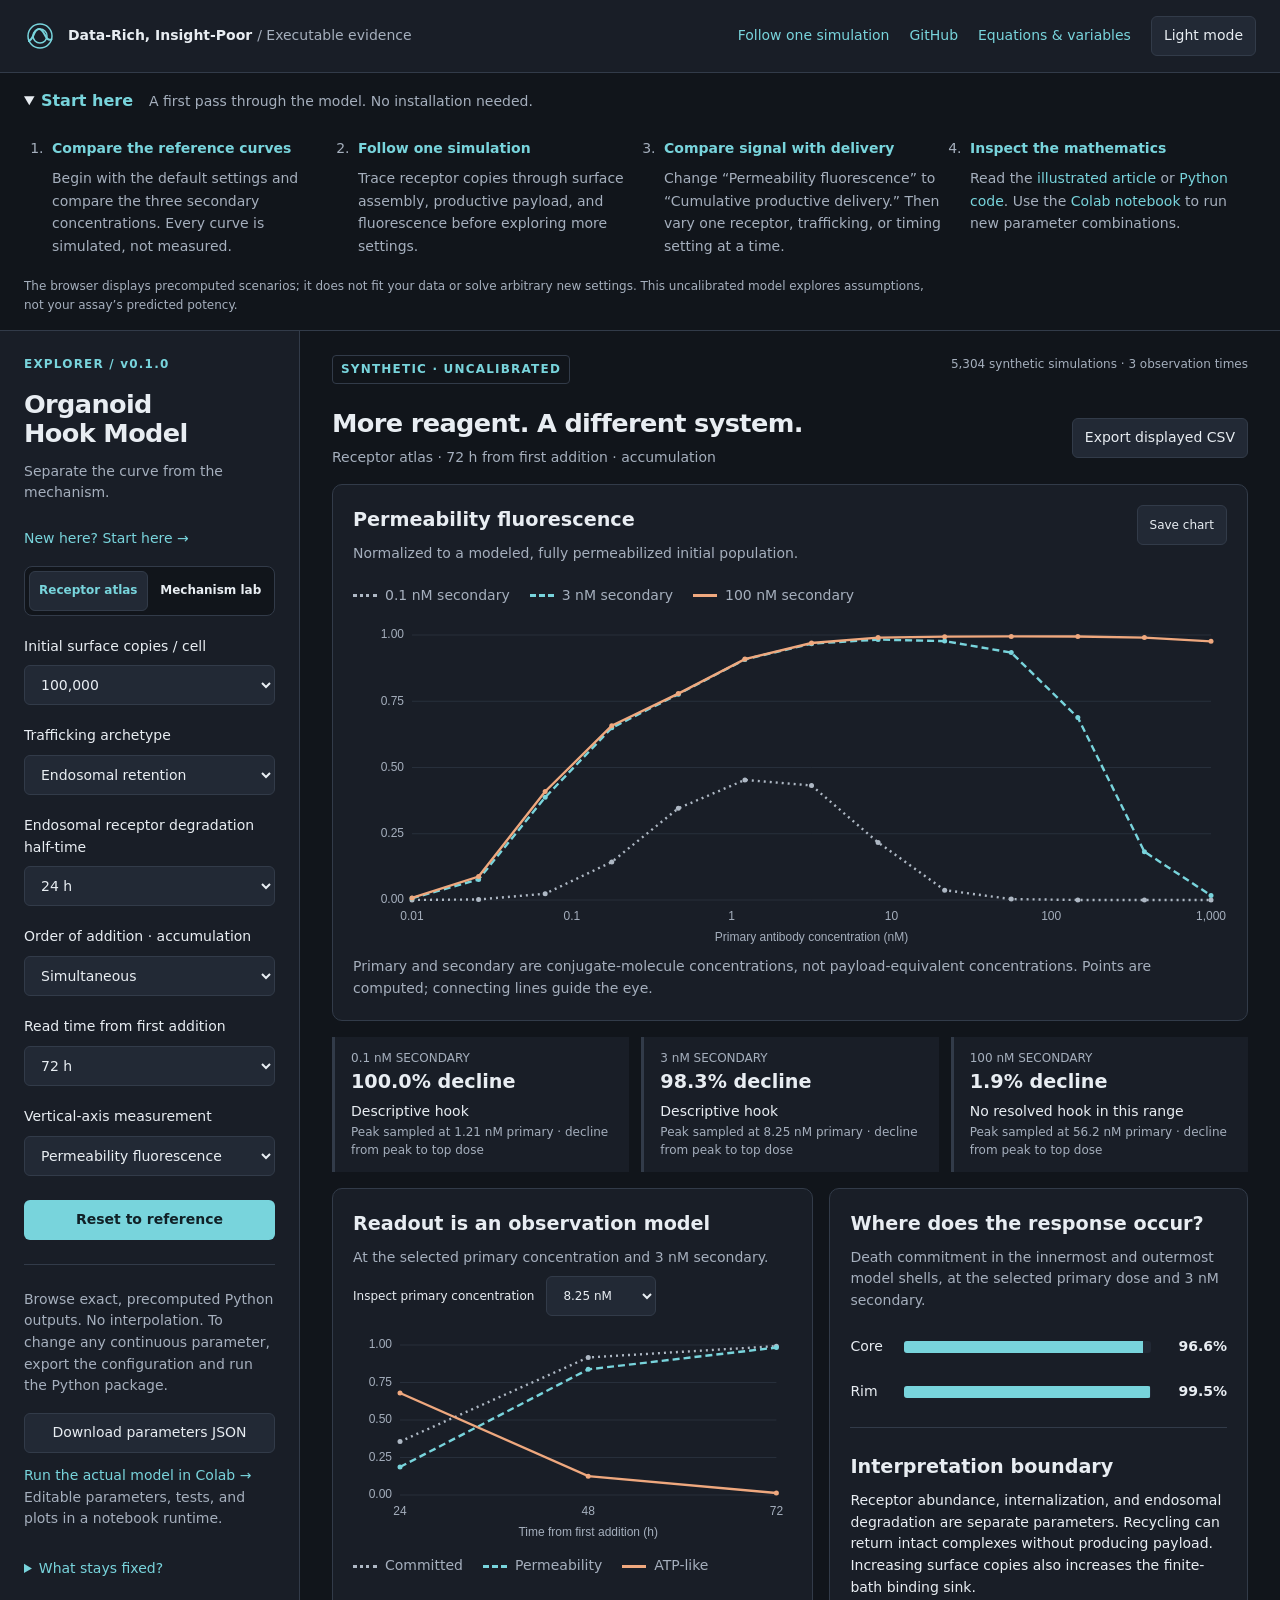
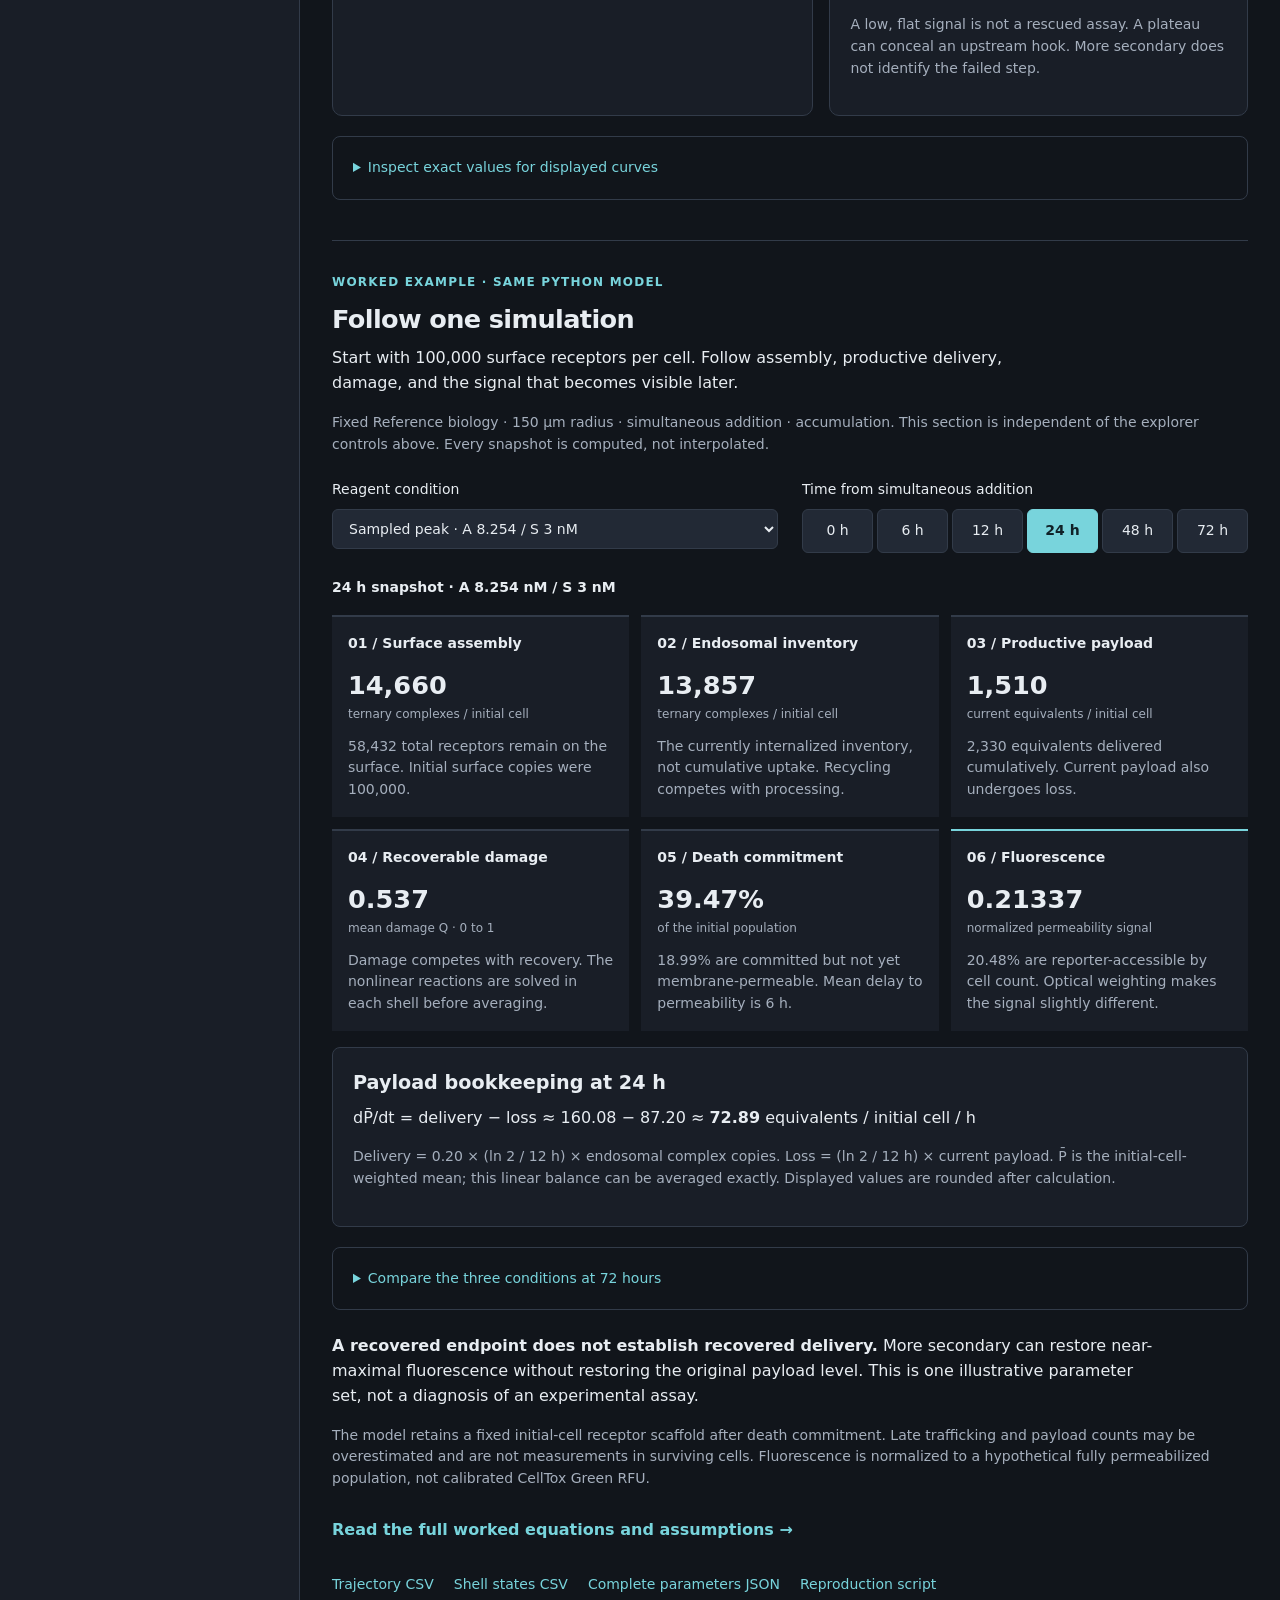
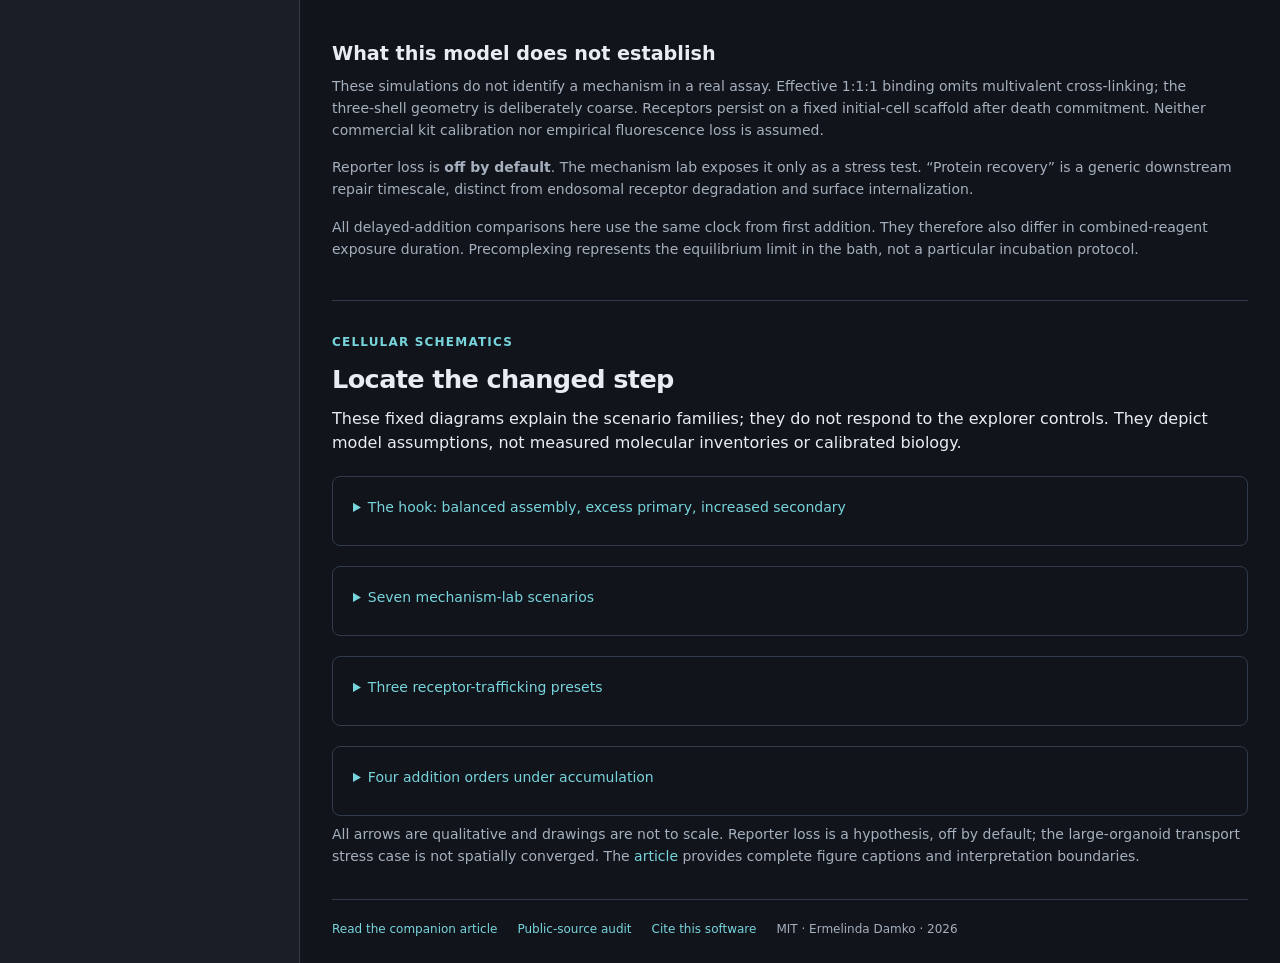
<file: index.html>
<!doctype html>
<html lang="en" data-theme="dark">
<head>
  <meta charset="utf-8">
  <meta name="viewport" content="width=device-width, initial-scale=1">
  <meta name="description" content="A synthetic accumulation-format secondary-conjugate assay atlas separating assembly, trafficking, transport, and readout.">
  <title>Organoid Hook Model | Data-Rich, Insight-Poor</title>
  <link href="https://api.fontshare.com/v2/css?f[]=satoshi@400,500,700&display=swap" rel="stylesheet">
  <link rel="stylesheet" href="style.css">
  <script src="app.js" defer></script>
  <script src="trace.js" defer></script>
</head>
<body>
<header>
  <div class="brand"><svg aria-label="Organoid Hook Model logo" viewBox="0 0 32 32" width="32" height="32"><circle cx="16" cy="16" r="12" fill="none" stroke="currentColor" stroke-width="1.5"/><circle cx="16" cy="16" r="7" fill="none" stroke="currentColor" stroke-width="1.5"/><path d="M4 21C10 21 9 9 15 9S21 23 28 19" fill="none" stroke="currentColor" stroke-width="2"/></svg><span>Data-Rich, Insight-Poor <span class="subbrand">/ Executable evidence</span></span></div>
  <nav aria-label="Project links"><a href="#follow-one-simulation">Follow one simulation</a><a href="https://github.com/dataRichinsightPoor/organoid-hook-model" target="_blank" rel="noopener">GitHub</a><a href="equations.html">Equations & variables</a><button id="theme" type="button" aria-label="Toggle color theme">Light mode</button></nav>
</header>
<details id="start-here" class="start-guide" open>
  <summary><strong>Start here</strong><span class="start-guide-subtitle">A first pass through the model. No installation needed.</span></summary>
  <ol class="start-guide-steps">
    <li><a href="#explorer">Compare the reference curves</a><p>Begin with the default settings and compare the three secondary concentrations. Every curve is simulated, not measured.</p></li>
    <li><a href="#follow-one-simulation">Follow one simulation</a><p>Trace receptor copies through surface assembly, productive payload, and fluorescence before exploring more settings.</p></li>
    <li><a href="#readout">Compare signal with delivery</a><p>Change “Permeability fluorescence” to “Cumulative productive delivery.” Then vary one receptor, trafficking, or timing setting at a time.</p></li>
    <li><a href="equations.html">Inspect the mathematics</a><p>Read the <a href="article.html">illustrated article</a> or <a href="https://github.com/dataRichinsightPoor/organoid-hook-model/tree/main/src/organoid_hook">Python code</a>. Use the <a href="https://colab.research.google.com/github/dataRichinsightPoor/organoid-hook-model/blob/main/examples/quickstart.ipynb">Colab notebook</a> to run new parameter combinations.</p></li>
  </ol>
  <p class="start-guide-boundary">The browser displays precomputed scenarios; it does not fit your data or solve arbitrary new settings. This uncalibrated model explores assumptions, not your assay’s predicted potency.</p>
</details>
<div class="layout">
<aside aria-label="Simulation controls">
  <div class="section-label">EXPLORER / v0.1.0</div>
  <h1>Organoid<br>Hook Model</h1>
  <p class="muted intro">Separate the curve from the mechanism.</p>
  <p class="control-note"><a href="#start-here">New here? Start here →</a></p>
  <div class="tabs" role="group" aria-label="Explorer mode"><button class="active" id="atlas-mode" aria-pressed="true">Receptor atlas</button><button id="lab-mode" aria-pressed="false">Mechanism lab</button></div>
  <div id="atlas-controls">
    <label for="copies">Initial surface copies / cell</label>
    <select id="copies"><option value="10000">10,000</option><option value="100000" selected>100,000</option><option value="1000000">1,000,000</option></select>
    <label for="traffic">Trafficking archetype</label>
    <select id="traffic"><option value="slow">Slow internalization</option><option value="recycling">Rapid recycling</option><option value="retained" selected>Endosomal retention</option></select>
    <label for="half">Endosomal receptor degradation half-time</label>
    <select id="half"><option value="4">4 h</option><option value="24" selected>24 h</option><option value="96">96 h</option></select>
  </div>
  <div id="lab-controls" hidden>
    <label for="case">Isolated assumption</label><select id="case"></select>
    <p class="control-note" id="case-description"></p>
  </div>
  <label for="order">Order of addition · accumulation</label>
  <select id="order"><option value="simultaneous">Simultaneous</option><option value="primary_first">Primary first → secondary at 6 h</option><option value="secondary_first">Secondary first → primary at 6 h</option><option value="precomplexed">Precomplexed at equilibrium</option></select>
  <label for="time">Read time from first addition</label>
  <select id="time"><option value="0">24 h</option><option value="1">48 h</option><option value="2" selected>72 h</option></select>
  <label for="readout">Vertical-axis measurement</label>
  <select id="readout"><option value="permeability_fluorescence">Permeability fluorescence</option><option value="committed_fraction">Committed to death</option><option value="membrane_compromised_cumulative">Cumulative membrane loss</option><option value="atp_proxy">ATP-like signal</option><option value="caspase_proxy">Committed-state / caspase proxy</option><option value="ldh_proxy">LDH-like reporter</option><option value="surface_complex_copies">Surface ternary complex</option><option value="internalized_complex_copies">Endosomal ternary complex</option><option value="payload_copies">Intracellular payload</option><option value="delivered_payload_cumulative">Cumulative productive delivery</option></select>
  <button class="primary-button" id="reset">Reset to reference</button>
  <div class="divider"></div>
  <p class="control-note">Browse exact, precomputed Python outputs. No interpolation. To change any continuous parameter, export the configuration and run the Python package.</p>
  <button id="parameters">Download parameters JSON</button>
  <p class="control-note"><a href="https://colab.research.google.com/github/dataRichinsightPoor/organoid-hook-model/blob/main/examples/quickstart.ipynb" target="_blank" rel="noopener">Run the actual model in Colab →</a><br>Editable parameters, tests, and plots in a notebook runtime.</p>
  <details><summary>What stays fixed?</summary><div id="fixed"></div></details>
</aside>
<main>
  <div class="topline"><span class="badge">SYNTHETIC · UNCALIBRATED</span><span id="count" class="muted">Loading evidence…</span></div>
  <section class="heading-row"><div><h2>More reagent. A different system.</h2><p id="context" class="muted">Loading computed scenarios…</p></div><button id="csv" disabled>Export displayed CSV</button></section>
  <div id="error" role="alert" hidden></div>
  <section class="plot-card" id="explorer">
    <div class="plot-heading"><div><h3 id="plot-title">Primary × secondary concentration</h3><p class="muted small" id="y-description">Normalized to a modeled, fully permeabilized initial population.</p></div><button id="png" disabled>Save chart</button></div>
    <div class="legend" aria-label="Secondary concentration legend"><span><i class="line one"></i>0.1 nM secondary</span><span><i class="line two"></i>3 nM secondary</span><span><i class="line three"></i>100 nM secondary</span></div>
    <div class="canvas-wrap"><canvas id="curve" role="img" aria-label="Dose-response curves for three secondary-conjugate concentrations. Exact values are available in the table below."></canvas></div>
    <div id="tooltip" class="tooltip" hidden></div>
    <p class="small muted" id="plot-note"></p>
  </section>
  <section class="metrics" id="metrics" aria-label="Descriptive hook summaries" aria-live="polite"></section>
  <section class="lower-grid">
    <div class="plot-card"><div class="plot-heading"><div><h3>Readout is an observation model</h3><p class="small muted">At the selected primary concentration and 3 nM secondary.</p></div></div>
      <label for="dose" class="inline-label">Inspect primary concentration</label><select id="dose"></select>
      <div class="canvas-wrap small-canvas"><canvas id="timechart" role="img" aria-label="Time courses of modeled death, permeability fluorescence, and ATP-like signal."></canvas></div>
      <div class="legend small"><span><i class="line one"></i>Committed</span><span><i class="line two"></i>Permeability</span><span><i class="line three"></i>ATP-like</span></div>
    </div>
    <div class="plot-card"><h3>Where does the response occur?</h3><p class="small muted">Death commitment in the innermost and outermost model shells, at the selected primary dose and 3 nM secondary.</p>
      <div class="spatial-row"><span>Core</span><div class="bar-track"><div id="core-bar"></div></div><strong id="core-value">—</strong></div>
      <div class="spatial-row"><span>Rim</span><div class="bar-track"><div id="rim-bar"></div></div><strong id="rim-value">—</strong></div>
      <div class="divider"></div><h3>Interpretation boundary</h3><p id="interpretation" class="small"></p><p class="small muted">A low, flat signal is not a rescued assay. A plateau can conceal an upstream hook. More secondary does not identify the failed step.</p>
    </div>
  </section>
  <details class="data-details"><summary>Inspect exact values for displayed curves</summary><div class="table-scroll"><table><thead id="table-head"></thead><tbody id="table-body"></tbody></table></div></details>
  <section id="follow-one-simulation" class="trace-section" aria-labelledby="trace-title">
    <div class="section-label">WORKED EXAMPLE · SAME PYTHON MODEL</div>
    <h2 id="trace-title">Follow one simulation</h2>
    <p class="trace-lede">Start with 100,000 surface receptors per cell. Follow assembly, productive delivery, damage, and the signal that becomes visible later.</p>
    <p class="small muted">Fixed Reference biology · 150 µm radius · simultaneous addition · accumulation. This section is independent of the explorer controls above. Every snapshot is computed, not interpolated.</p>
    <div class="trace-controls">
      <div><label for="trace-case">Reagent condition</label><select id="trace-case" disabled>
        <option value="sampled_peak">Sampled peak · A 8.254 / S 3 nM</option>
        <option value="primary_excess">Excess primary · A 1,000 / S 3 nM</option>
        <option value="more_secondary">More secondary · A 1,000 / S 100 nM</option>
      </select></div>
      <fieldset id="trace-times" disabled><legend>Time from simultaneous addition</legend>
        <div class="trace-time-buttons" role="group" aria-label="Trace time">
          <button type="button" data-hour="0" aria-pressed="false">0 h</button>
          <button type="button" data-hour="6" aria-pressed="false">6 h</button>
          <button type="button" data-hour="12" aria-pressed="false">12 h</button>
          <button type="button" data-hour="24" aria-pressed="true">24 h</button>
          <button type="button" data-hour="48" aria-pressed="false">48 h</button>
          <button type="button" data-hour="72" aria-pressed="false">72 h</button>
        </div>
      </fieldset>
    </div>
    <p id="trace-error" role="alert" hidden></p>
    <div id="trace-output" aria-live="polite" aria-busy="true">
      <p class="muted">Loading the verified trajectory…</p>
    </div>
    <details class="data-details"><summary>Compare the three conditions at 72 hours</summary>
      <div class="table-scroll" tabindex="0" role="region" aria-label="Endpoint comparison table"><table>
        <caption>Fixed biology, different reagent concentrations. Counts are per initial cell.</caption>
        <thead><tr><th scope="col">Measurement</th><th scope="col">A 8.254 / S 3 nM</th><th scope="col">A 1,000 / S 3 nM</th><th scope="col">A 1,000 / S 100 nM</th></tr></thead>
        <tbody id="trace-comparison"></tbody>
      </table></div>
    </details>
    <p class="trace-takeaway"><strong>A recovered endpoint does not establish recovered delivery.</strong> More secondary can restore near-maximal fluorescence without restoring the original payload level. This is one illustrative parameter set, not a diagnosis of an experimental assay.</p>
    <p class="small muted">The model retains a fixed initial-cell receptor scaffold after death commitment. Late trafficking and payload counts may be overestimated and are not measurements in surviving cells. Fluorescence is normalized to a hypothetical fully permeabilized population, not calibrated CellTox Green RFU.</p>
    <a class="trace-reading-link" href="worked-example.html">Read the full worked equations and assumptions →</a>
    <div class="trace-downloads" aria-label="Worked example downloads">
      <a href="trace/trace-summary.csv" download>Trajectory CSV</a>
      <a href="trace/trace-shells.csv" download>Shell states CSV</a>
      <a href="trace/trace-parameters.json" download>Complete parameters JSON</a>
      <a href="trace/trace_example.py" download>Reproduction script</a>
    </div>
    <noscript><p>Enable JavaScript to switch snapshots, or <a href="worked-example.html">read the static worked example</a> and download the trajectory CSV.</p></noscript>
  </section>
  <section class="notes"><h3>What this model does not establish</h3><p>These simulations do not identify a mechanism in a real assay. Effective 1:1:1 binding omits multivalent cross-linking; the three-shell geometry is deliberately coarse. Receptors persist on a fixed initial-cell scaffold after death commitment. Neither commercial kit calibration nor empirical fluorescence loss is assumed.</p><p>Reporter loss is <strong>off by default</strong>. The mechanism lab exposes it only as a stress test. “Protein recovery” is a generic downstream repair timescale, distinct from endosomal receptor degradation and surface internalization.</p><p>All delayed-addition comparisons here use the same clock from first addition. They therefore also differ in combined-reagent exposure duration. Precomplexing represents the equilibrium limit in the bath, not a particular incubation protocol.</p></section>
  <section id="cellular-scenarios" class="trace-section schematic-gallery" aria-labelledby="schematic-title">
    <div class="section-label">CELLULAR SCHEMATICS</div>
    <h2 id="schematic-title">Locate the changed step</h2>
    <p>These fixed diagrams explain the scenario families; they do not respond to the explorer controls. They depict model assumptions, not measured molecular inventories or calibrated biology.</p>
    <details class="data-details"><summary>The hook: balanced assembly, excess primary, increased secondary</summary>
      <p>At fixed secondary supply, excess primary distributes the conjugate across a larger primary pool while unloaded primary competes for receptors. More secondary can increase surface ternary assembly. Soluble primary–secondary complex can still bind receptor; it is not an irreversible sink. The three panels are separate conditions, not sequential reagent additions, and icon counts are qualitative. “Balanced” does not mean equimolar or experimentally optimized.</p>
      <a href="figures/cell-hook-assembly.png" target="_blank" rel="noopener">Open full-resolution figure</a>
      <img src="figures/cell-hook-assembly.png" loading="lazy" width="2000" height="1460" alt="Three matched cell-surface panels contrast balanced assembly, excess primary at fixed secondary, and increased secondary at fixed high primary. Receptor occupancy remains high as secondary-loaded complexes first fall and then increase.">
      <p>Restored surface assembly need not restore cumulative payload delivery or identify the cause of an experimental fluorescence hook. The model remains uncalibrated.</p>
    </details>
    <details class="data-details"><summary>Seven mechanism-lab scenarios</summary>
      <p>Compare productive processing, damage recovery, reporter persistence, tissue access, and core receptor abundance. T is surface ternary complex, W is internalized complex, P is productive payload, and Q is reversible damage. Recovery removes Q; it does not export payload. Tissue circles denote cells and cyan marks denote targets, with illustrative counts. Core cells are retained in the target-poor scenario.</p>
      <a href="figures/cell-scenarios.png" target="_blank" rel="noopener">Open full-resolution figure</a>
      <img src="figures/cell-scenarios.png" loading="lazy" width="2000" height="2780" alt="Seven mechanism-lab schematics locate reference behavior, poor productive release, fast and slow recovery, reporter loss, target-poor core, and large-organoid slow transport.">
    </details>
    <details class="data-details"><summary>Three receptor-trafficking presets</summary>
      <p>Each preset changes several trafficking rates together. The drawings follow the ternary complex; analogous terms apply to free and primary-bound receptor. Receptor copy number and retained-endosomal degradation half-time are varied independently in the atlas. Synthesis and other unchanged terms are omitted from these simplified views.</p>
      <a href="figures/cell-trafficking.png" target="_blank" rel="noopener">Open full-resolution figure</a>
      <img src="figures/cell-trafficking.png" loading="lazy" width="2000" height="1860" alt="Cellular internalization, recycling, and processing routes for slow internalization, rapid recycling, and endosomal retention, with each preset's rate constants.">
    </details>
    <details class="data-details"><summary>Four addition orders under accumulation</summary>
      <p>A is primary antibody; S is secondary–toxin conjugate; C is soluble A–S complex; R is free receptor; B is receptor–primary complex; T is receptor–primary–secondary complex. Delays are six hours in the browser dataset. All binding routes remain active after both reagents become available. Precomplexing is an equilibrium mixture, not complete binding or a specified incubation duration.</p>
      <a href="figures/cell-addition-orders.png" target="_blank" rel="noopener">Open full-resolution figure</a>
      <img src="figures/cell-addition-orders.png" loading="lazy" width="2000" height="2210" alt="Cellular starting states and timelines for simultaneous addition, primary first, secondary first, and precomplexed reagent mixtures, with retained reagents and distinct joint-exposure start times.">
    </details>
    <p class="small muted">All arrows are qualitative and drawings are not to scale. Reporter loss is a hypothesis, off by default; the large-organoid transport stress case is not spatially converged. The <a href="article.html">article</a> provides complete figure captions and interpretation boundaries.</p>
  </section>
  <footer><a href="article.html">Read the companion article</a><a href="https://github.com/dataRichinsightPoor/organoid-hook-model/blob/main/docs/provenance.md">Public-source audit</a><a href="https://github.com/dataRichinsightPoor/organoid-hook-model/blob/main/CITATION.cff">Cite this software</a><span>MIT · Ermelinda Damko · 2026</span></footer>
</main>
</div>
</body>
</html>
</file>
<file: style.css>
:root{--bg:#11151b;--surface:#191e27;--raised:#222935;--ink:#e8edf2;--muted:#a5afbd;--line:#323b49;--accent:#78d4dc;--accent-ink:#102127;--series1:#aeb8c4;--series2:#78d4dc;--series3:#efa87e;--warn:#efbd77;--font:'Satoshi',system-ui,sans-serif;--text-xs:.75rem;--text-sm:.875rem;--text-base:1rem;--text-lg:1.2rem;--text-xl:clamp(1.6rem,2vw,2rem);--s1:4px;--s2:8px;--s3:12px;--s4:16px;--s5:20px;--s6:24px;--s8:32px;--s10:40px}
[data-theme=light]{--bg:#f3f5f7;--surface:#fff;--raised:#eaf0f3;--ink:#17252e;--muted:#566674;--line:#cbd5dc;--accent:#006773;--accent-ink:#fff;--series1:#5b6e7c;--series2:#007582;--series3:#a55328;--warn:#88561d}
*{box-sizing:border-box}body{margin:0;background:var(--bg);color:var(--ink);font:var(--text-base)/1.55 var(--font)}button,select{font:inherit;font-size:var(--text-sm);color:var(--ink);background:var(--raised);border:1px solid var(--line);border-radius:6px;padding:var(--s2) var(--s3);min-height:40px}button{cursor:pointer}button:hover{border-color:var(--accent)}button:disabled{opacity:.45;cursor:wait}button:focus-visible,select:focus-visible,a:focus-visible,summary:focus-visible{outline:2px solid var(--accent);outline-offset:3px}a{color:var(--accent);text-decoration:none}a:hover{text-decoration:underline}header{padding:var(--s4) var(--s6);border-bottom:1px solid var(--line);display:flex;align-items:center;justify-content:space-between;gap:var(--s4);background:var(--surface)}.brand{display:flex;align-items:center;gap:var(--s3);font-size:var(--text-sm);font-weight:700}.brand svg{color:var(--accent);flex-shrink:0}.subbrand{color:var(--muted);font-weight:400}nav{display:flex;gap:var(--s5);align-items:center;font-size:var(--text-sm)}.layout{display:grid;grid-template-columns:300px minmax(0,1fr);max-width:1760px;margin:auto}aside{border-right:1px solid var(--line);padding:var(--s6);background:var(--surface)}main{padding:var(--s6) var(--s8);min-width:0}.section-label,.badge{font-size:var(--text-xs);font-weight:700;letter-spacing:.1em;color:var(--accent)}h1{font-size:var(--text-xl);line-height:1.15;letter-spacing:-.025em;margin:var(--s4) 0 var(--s3)}h2{font-size:var(--text-xl);letter-spacing:-.025em;line-height:1.2;margin:0}h3{font-size:var(--text-lg);font-weight:700;margin:0}p{margin:var(--s2) 0 var(--s4)}.muted{color:var(--muted)}.small,.control-note{font-size:var(--text-sm)}.intro{font-size:var(--text-sm);margin-bottom:var(--s6)}label{display:block;font-size:var(--text-sm);margin:var(--s5) 0 var(--s2);font-weight:500}select{width:100%;max-width:100%}.tabs{display:flex;gap:var(--s1);background:var(--bg);padding:var(--s1);border:1px solid var(--line);border-radius:8px}.tabs button{flex:1;padding:var(--s2) var(--s1);background:transparent;border-color:transparent;font-size:var(--text-xs);font-weight:700}.tabs .active{background:var(--raised);color:var(--accent);border-color:var(--line)}.primary-button{margin-top:var(--s6);width:100%;background:var(--accent);color:var(--accent-ink);border-color:transparent;font-weight:700}.divider{height:1px;background:var(--line);margin:var(--s6) 0}.control-note{color:var(--muted);margin-top:var(--s3)}aside>button{width:100%}details{margin-top:var(--s5);font-size:var(--text-sm)}summary{cursor:pointer;color:var(--accent);padding:var(--s2) 0}#fixed{font-size:var(--text-xs);overflow-wrap:anywhere}#fixed div{padding:var(--s1) 0;border-bottom:1px solid var(--line)}.topline{display:flex;justify-content:space-between;gap:var(--s3);font-size:var(--text-xs);margin-bottom:var(--s6)}.badge{border:1px solid var(--line);border-radius:4px;padding:var(--s1) var(--s2)}.heading-row{display:flex;align-items:center;justify-content:space-between;gap:var(--s6);margin-bottom:var(--s4)}.heading-row p{font-size:var(--text-sm);margin-bottom:0}.heading-row button{flex-shrink:0}.plot-card{position:relative;background:var(--surface);border:1px solid var(--line);border-radius:10px;padding:var(--s5);min-width:0}.plot-heading{display:flex;justify-content:space-between;align-items:flex-start;gap:var(--s4)}.plot-heading p{margin-bottom:var(--s2)}.plot-heading button{white-space:nowrap;font-size:var(--text-xs)}.legend{display:flex;gap:var(--s5);flex-wrap:wrap;font-size:var(--text-sm);margin-top:var(--s3);color:var(--muted)}.legend span{display:flex;align-items:center;gap:var(--s2)}i.line{display:inline-block;width:24px;height:0;border-top:3px solid var(--series2)}i.one{border-color:var(--series1);border-top-style:dotted}i.two{border-color:var(--series2);border-top-style:dashed}i.three{border-color:var(--series3)}.canvas-wrap{height:330px;position:relative;margin-top:var(--s3)}canvas{display:block;width:100%;height:100%}.small-canvas{height:215px}.metrics{display:grid;grid-template-columns:repeat(3,1fr);gap:var(--s3);margin:var(--s4) 0}.metric{border-left:3px solid var(--line);padding:var(--s3) var(--s4);background:var(--surface)}.metric .value{font-size:var(--text-lg);font-weight:700}.metric .label{font-size:var(--text-xs);color:var(--muted)}.metric .result{font-size:var(--text-sm);margin-top:var(--s1)}.lower-grid{display:grid;grid-template-columns:1.15fr 1fr;gap:var(--s4)}.inline-label{display:inline-block;margin:var(--s2) var(--s3) var(--s2) 0;font-size:var(--text-xs)}#dose{width:auto;min-width:100px;font-size:var(--text-xs)}.spatial-row{display:grid;grid-template-columns:42px 1fr 64px;align-items:center;gap:var(--s3);margin:var(--s6) 0;font-size:var(--text-sm)}.spatial-row strong{text-align:right;font-variant-numeric:tabular-nums}.bar-track{height:12px;background:var(--raised);border-radius:3px;overflow:hidden}.bar-track div{background:var(--accent);height:100%;width:0}.data-details{border:1px solid var(--line);border-radius:8px;padding:var(--s3) var(--s5)}.table-scroll{overflow:auto;max-height:340px}table{width:100%;border-collapse:collapse;font-size:var(--text-xs);font-variant-numeric:tabular-nums}th,td{text-align:right;padding:var(--s2) var(--s3);border-bottom:1px solid var(--line);white-space:nowrap}th{position:sticky;top:0;background:var(--surface)}.notes{margin:var(--s8) 0;max-width:900px}.notes p{font-size:var(--text-sm);color:var(--muted)}footer{display:flex;flex-wrap:wrap;gap:var(--s5);font-size:var(--text-xs);color:var(--muted);border-top:1px solid var(--line);padding-top:var(--s5)}#error{padding:var(--s5);color:var(--warn);border:1px solid var(--warn);margin-bottom:var(--s5)}.tooltip{position:absolute;background:var(--raised);border:1px solid var(--line);padding:var(--s3);border-radius:5px;font-size:var(--text-xs);pointer-events:none;top:120px;right:30px;z-index:2}#plot-note{margin-bottom:0}
@media(max-width:1100px){.layout{grid-template-columns:270px minmax(0,1fr)}aside{padding:var(--s5)}main{padding:var(--s5)}.lower-grid{grid-template-columns:1fr}.subbrand{display:none}.heading-row{align-items:flex-start}.metrics{gap:var(--s2)}.metric{padding:var(--s3)}}
@media(max-width:760px){header{padding:var(--s3) var(--s4);flex-wrap:wrap}nav{gap:var(--s4);width:100%;justify-content:space-between}.layout{display:block}aside{border-right:0;border-bottom:1px solid var(--line);padding:var(--s5)}h1 br{display:none}h1 br:after{content:" "}.intro{margin-bottom:var(--s4)}main{padding:var(--s5) var(--s3)}.topline{flex-wrap:wrap}.heading-row{display:block}.heading-row button{margin-top:var(--s4)}.plot-card{padding:var(--s4)}.plot-heading{flex-wrap:wrap}.canvas-wrap{height:300px}.small-canvas{height:230px}.metrics{grid-template-columns:1fr}.metric{display:grid;grid-template-columns:1fr 1fr;gap:var(--s1) var(--s3)}.metric .label{grid-column:1/-1}.metric .value{font-size:var(--text-base)}.legend{gap:var(--s3);font-size:var(--text-xs)}aside details{display:none}#parameters{max-width:100%}.topline{margin-bottom:var(--s5)}.plot-heading h3{font-size:var(--text-base)}}
.reader{max-width:1060px;margin:auto;padding:var(--s8) var(--s6)}.reader h1{font-size:var(--text-xl);margin-bottom:var(--s6)}.reader h2{font-size:var(--text-lg);margin:var(--s10) 0 var(--s4)}.reader h3{font-size:var(--text-base);margin-top:var(--s6)}.reader p{max-width:80ch;line-height:1.8}.reader img{max-width:100%;height:auto;background:#fff}.reader pre{overflow:auto;background:var(--surface);padding:var(--s4);font-size:var(--text-sm)}.reader table{display:block;overflow:auto;margin:var(--s5) 0}.reader th,.reader td{white-space:normal;text-align:left;min-width:100px}.reader mjx-container[display=true]{overflow-x:auto;overflow-y:hidden;padding:var(--s3) 0}.reader .math-help{color:var(--muted);font-size:var(--text-sm);border-bottom:1px solid var(--line);padding-bottom:var(--s5)}
@media(prefers-reduced-motion:no-preference){button{transition:border-color .15s,background .15s}.bar-track div{transition:width .25s}}
.reader{overflow-wrap:anywhere}.reader mjx-container{max-width:100%;overflow-x:auto;overflow-y:hidden}
.reader mjx-container:not([display="true"]){display:inline-block;vertical-align:middle}
header nav{flex-wrap:wrap}
.trace-section{margin-top:var(--s10);padding-top:var(--s8);border-top:1px solid var(--line);scroll-margin-top:var(--s6)}
.schematic-gallery{margin-bottom:var(--s8)}.schematic-gallery img{display:block;width:100%;height:auto;margin-top:var(--s4)}.schematic-gallery details p{max-width:85ch}.schematic-gallery summary{min-height:44px;display:list-item}
.trace-section h2{margin:var(--s3) 0}.trace-lede{max-width:72ch}
.trace-controls{display:grid;grid-template-columns:minmax(260px,1fr) minmax(300px,1fr);gap:var(--s6);margin:var(--s6) 0}
.trace-controls label{margin:0 0 var(--s2)}.trace-controls fieldset{border:0;padding:0;margin:0;min-width:0}
.trace-controls legend{font-size:var(--text-sm);padding:0;margin-bottom:var(--s2)}
.trace-time-buttons{display:flex;gap:var(--s1);flex-wrap:wrap}
.trace-time-buttons button{flex:1;min-height:44px;white-space:nowrap}
.trace-time-buttons button[aria-pressed=true]{background:var(--accent);color:var(--accent-ink);border-color:var(--accent);font-weight:700}
.trace-snapshot{font-size:var(--text-sm);font-weight:700}
.trace-stages{display:grid;grid-template-columns:repeat(3,minmax(0,1fr));padding:0;margin:var(--s4) 0;list-style:none;gap:var(--s3)}
.trace-stages li{background:var(--surface);border-top:2px solid var(--line);padding:var(--s4);min-width:0}
.trace-stages li:last-child{border-top-color:var(--accent)}
.trace-step{font-size:var(--text-sm);font-weight:700}.trace-value{font-size:var(--text-xl);line-height:1.2;font-weight:700;font-variant-numeric:tabular-nums;margin:var(--s4) 0 var(--s1)}
.trace-unit{font-size:var(--text-xs);color:var(--muted)}.trace-stages p{font-size:var(--text-sm);color:var(--muted);margin:var(--s3) 0 0}
.trace-rate{padding:var(--s5);background:var(--surface);border:1px solid var(--line);border-radius:8px}
.trace-arithmetic{font-variant-numeric:tabular-nums;overflow-wrap:anywhere}
.trace-takeaway{margin-top:var(--s6);max-width:82ch}
.trace-reading-link{display:inline-block;padding:var(--s3) 0;font-weight:700}
.trace-downloads{display:flex;flex-wrap:wrap;gap:var(--s2) var(--s5);margin:var(--s2) 0 var(--s6);font-size:var(--text-sm)}
.trace-downloads a{display:inline-flex;align-items:center;min-height:44px}
.trace-section caption{text-align:left;padding:var(--s3);color:var(--muted)}.trace-section th[scope=row]{position:static;background:transparent;text-align:left}
#trace-error{border:1px solid var(--warn);color:var(--warn);padding:var(--s4)}
@media(max-width:1100px){.trace-controls{grid-template-columns:1fr}.trace-stages{grid-template-columns:repeat(2,minmax(0,1fr))}}
@media(max-width:480px){.trace-stages{grid-template-columns:1fr}.trace-time-buttons button{flex:0 1 calc((100% - 8px)/3)}header nav{justify-content:flex-start;gap:var(--s3)}.trace-rate{padding:var(--s4)}}
.start-guide{max-width:1760px;margin:0 auto;border-bottom:1px solid var(--line);background:var(--bg);scroll-margin-top:16px}
.start-guide>summary{padding:var(--s4) var(--s6);color:var(--ink);font-size:var(--text-base)}
.start-guide>summary strong{color:var(--accent)}
.start-guide-subtitle{margin-left:var(--s4);font-size:var(--text-sm);color:var(--muted)}
.start-guide-steps{display:grid;grid-template-columns:repeat(4,minmax(0,1fr));gap:var(--s6);padding:0 var(--s8) 0 48px;margin:var(--s2) 0 var(--s3)}
.start-guide-steps li{padding-left:var(--s1)}
.start-guide-steps li::marker{color:var(--muted);font-variant-numeric:tabular-nums}
.start-guide-steps li>a{font-weight:700}
.start-guide-steps p{font-size:var(--text-sm);color:var(--muted);margin:var(--s2) 0;line-height:1.6}
.start-guide-boundary{margin:0;padding:0 var(--s6) var(--s4);font-size:var(--text-xs);color:var(--muted);max-width:125ch}
#explorer,#readout{scroll-margin-top:24px}
@media(max-width:1100px){.start-guide-steps{grid-template-columns:repeat(2,minmax(0,1fr))}}
@media(max-width:600px){.start-guide>summary{padding:var(--s4)}.start-guide-subtitle{display:block;margin:var(--s1) 0 0 var(--s5)}.start-guide-steps{grid-template-columns:1fr;gap:var(--s3);padding:0 var(--s5) 0 var(--s10)}.start-guide-boundary{padding:0 var(--s4) var(--s4)}}
</file>
